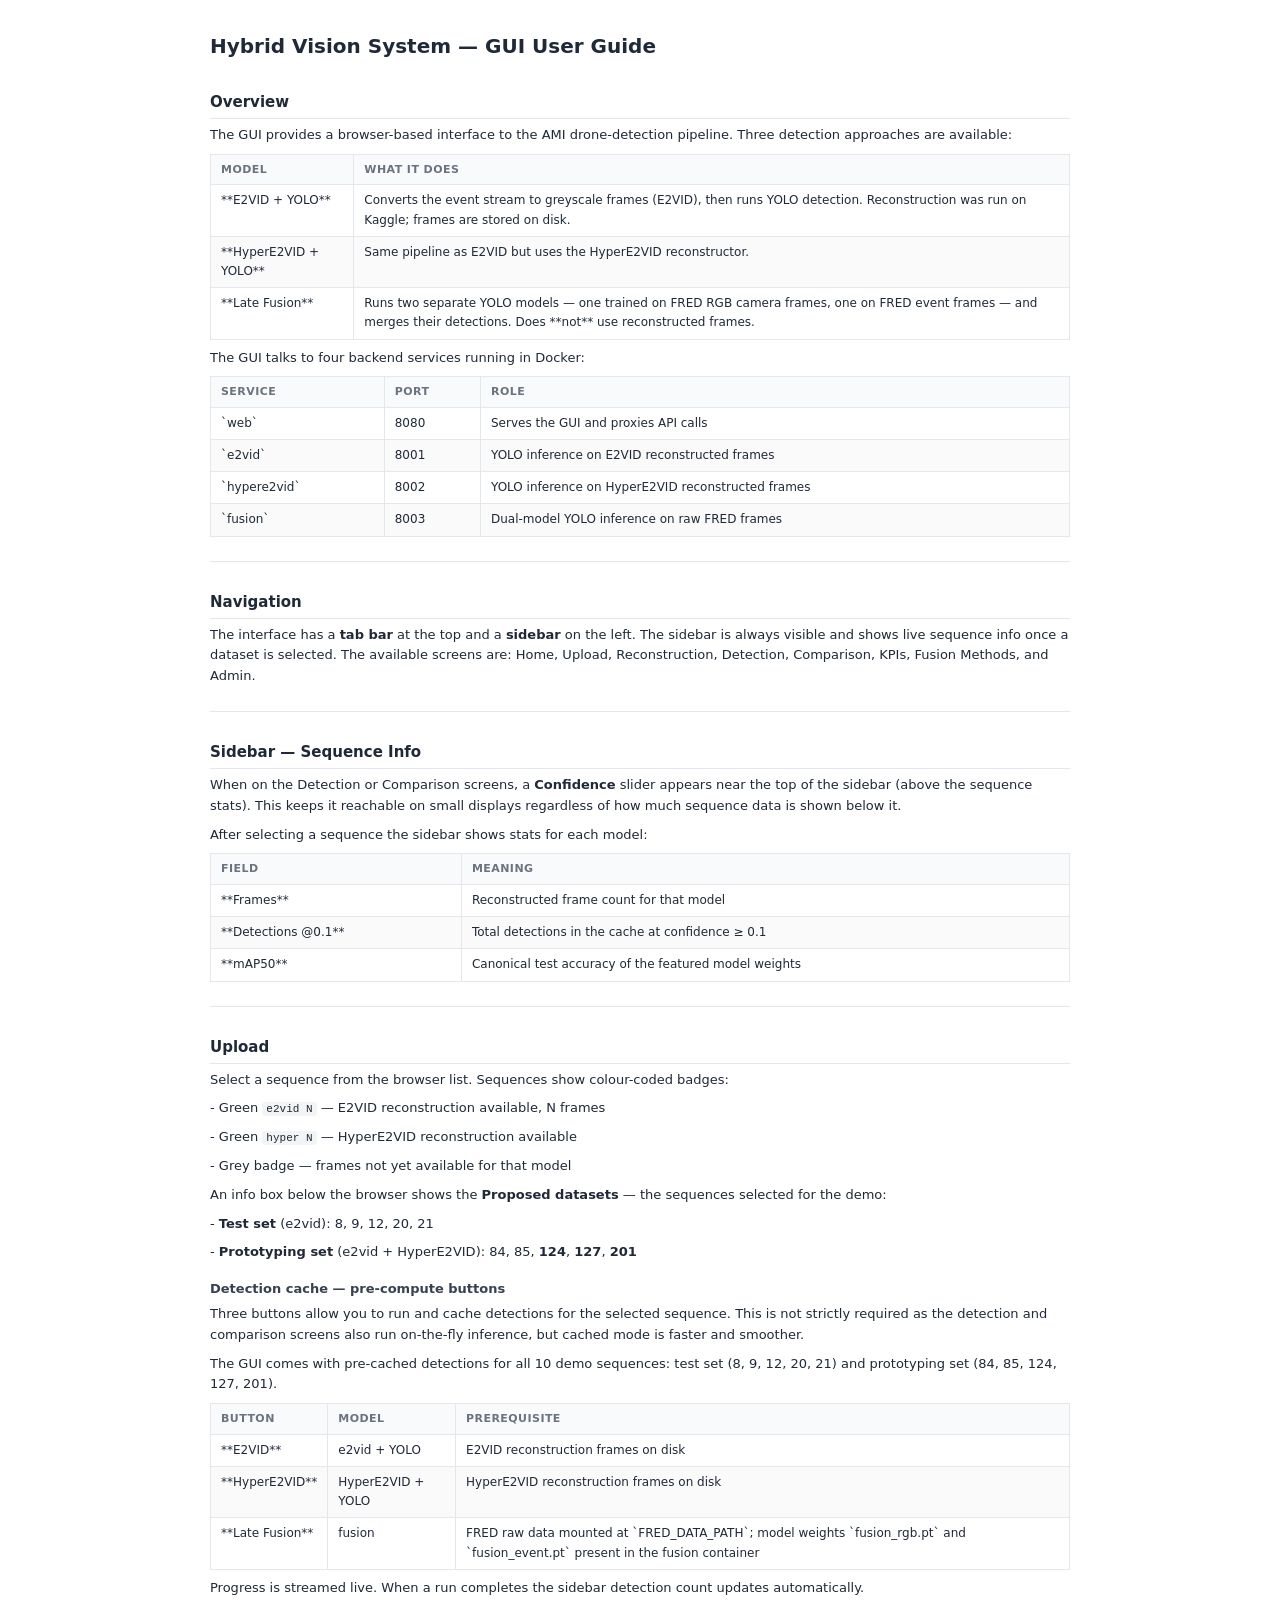
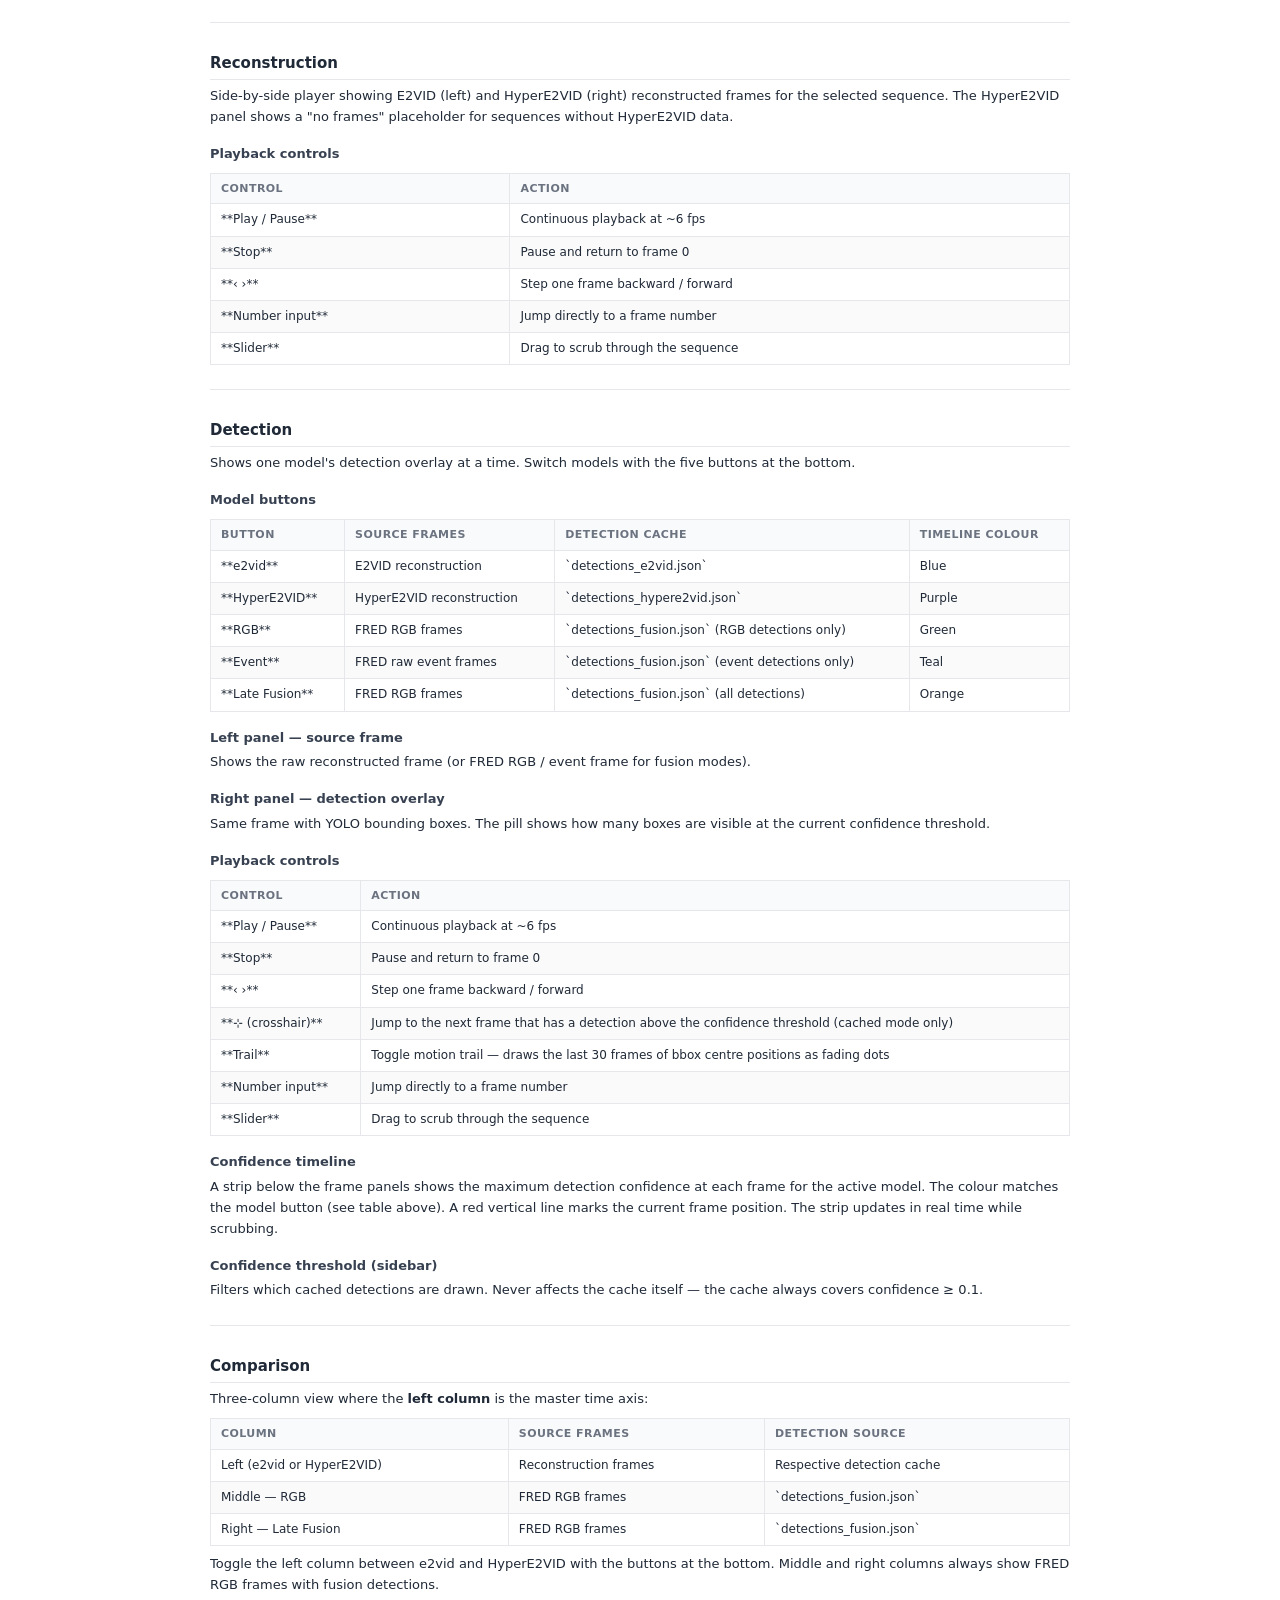
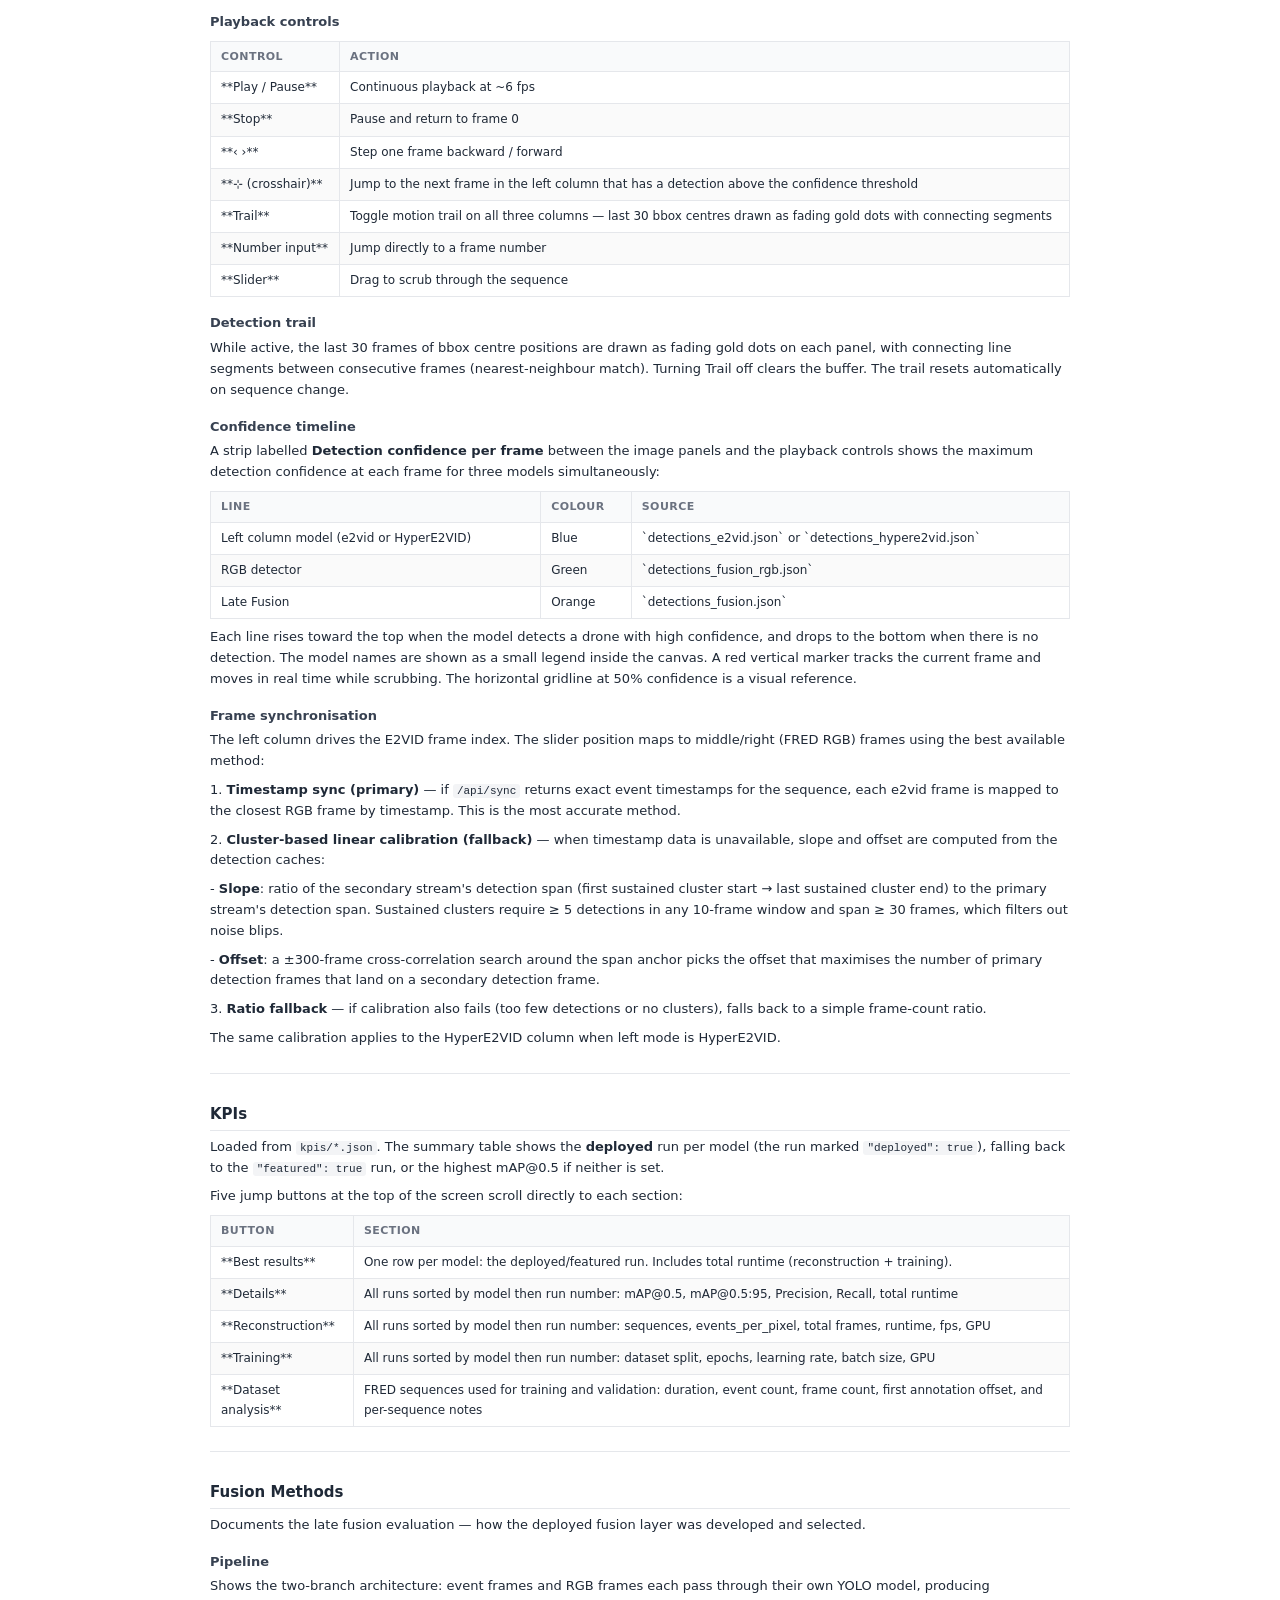
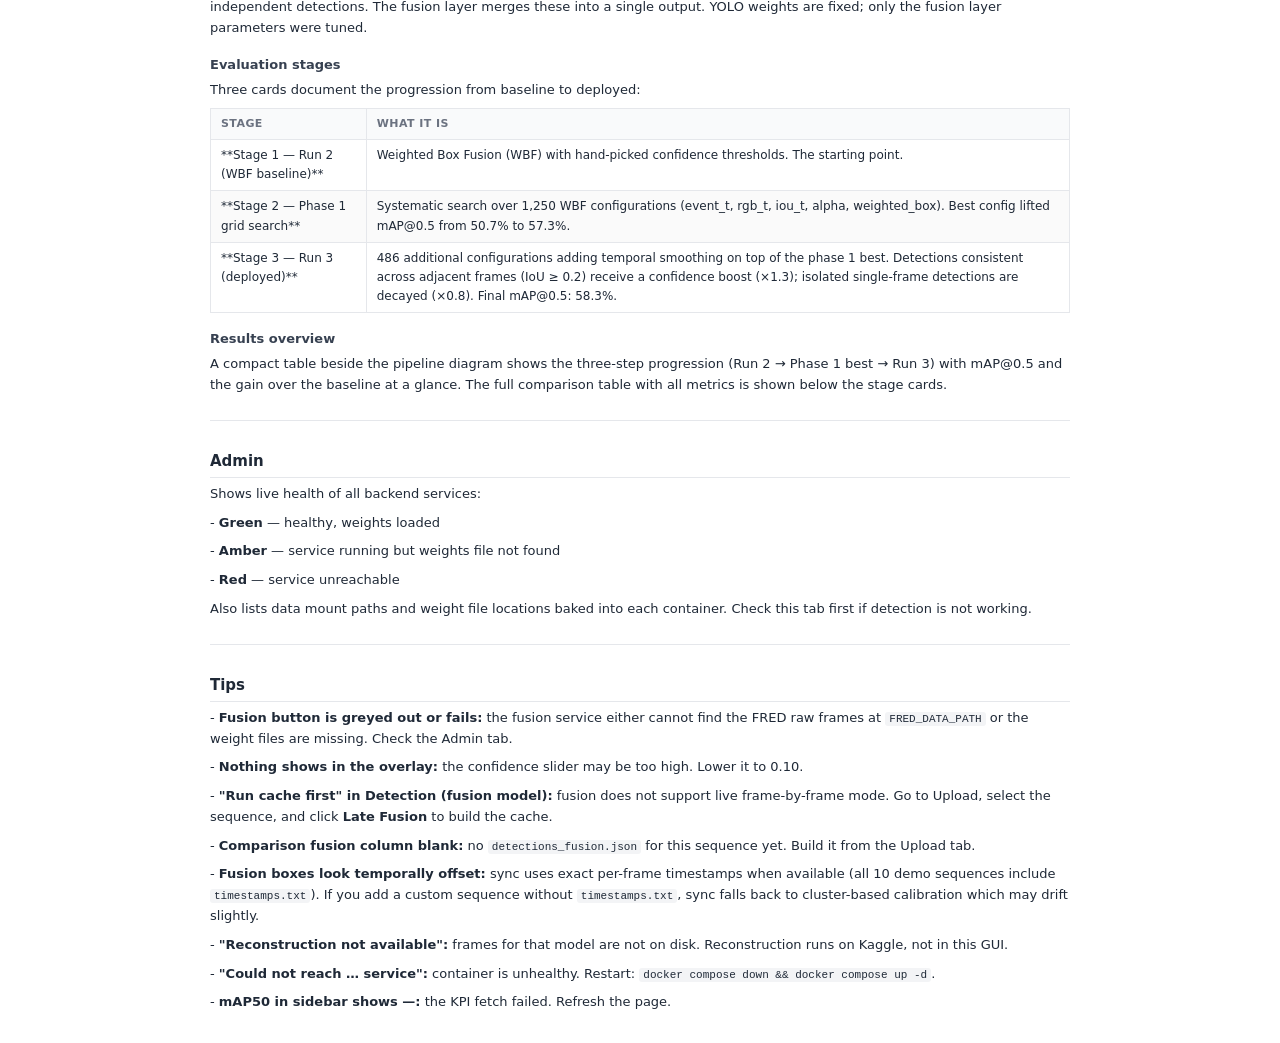
<file: services/web/static/gui_user_guide.html>
<!DOCTYPE html>
<html lang="en"><head><meta charset="UTF-8">
<title>GUI User Guide — AMI Hybrid Vision System</title>
<style>
body{font-family:system-ui,-apple-system,sans-serif;font-size:13px;max-width:860px;margin:30px auto;padding:0 20px;color:#1f2937;line-height:1.6}
h1{font-size:20px;font-weight:700;margin:0 0 4px}h2{font-size:15px;font-weight:700;margin:28px 0 6px;padding-bottom:4px;border-bottom:1px solid #e5e7eb}h3{font-size:13px;font-weight:600;margin:16px 0 4px;color:#374151}
p{margin:4px 0 8px}hr{border:none;border-top:1px solid #e5e7eb;margin:24px 0}
.tbl-wrap{overflow-x:auto;margin:8px 0}table{border-collapse:collapse;width:100%;font-size:12px}th{background:#f9fafb;text-align:left;padding:6px 10px;border:1px solid #e5e7eb;font-weight:600;color:#6b7280;font-size:11px;text-transform:uppercase;letter-spacing:.04em}td{padding:6px 10px;border:1px solid #e5e7eb;vertical-align:top}tr:nth-child(even){background:#fafafa}
code{background:#f3f4f6;padding:1px 4px;border-radius:3px;font-size:11px;font-family:monospace}pre{background:#f3f4f6;padding:12px;border-radius:5px;overflow-x:auto}pre code{background:none;padding:0}
strong{font-weight:600}
</style></head><body>
<h1>Hybrid Vision System — GUI User Guide</h1>

<h2>Overview</h2>

<p>The GUI provides a browser-based interface to the AMI drone-detection pipeline. Three detection approaches are available:</p>

<div class="tbl-wrap"><table>
<thead><tr><th>Model</th><th>What it does</th></tr></thead><tbody>
<tr><td>**E2VID + YOLO**</td><td>Converts the event stream to greyscale frames (E2VID), then runs YOLO detection. Reconstruction was run on Kaggle; frames are stored on disk.</td></tr>
<tr><td>**HyperE2VID + YOLO**</td><td>Same pipeline as E2VID but uses the HyperE2VID reconstructor.</td></tr>
<tr><td>**Late Fusion**</td><td>Runs two separate YOLO models — one trained on FRED RGB camera frames, one on FRED event frames — and merges their detections. Does **not** use reconstructed frames.</td></tr>
</tbody></table></div>

<p>The GUI talks to four backend services running in Docker:</p>

<div class="tbl-wrap"><table>
<thead><tr><th>Service</th><th>Port</th><th>Role</th></tr></thead><tbody>
<tr><td>`web`</td><td>8080</td><td>Serves the GUI and proxies API calls</td></tr>
<tr><td>`e2vid`</td><td>8001</td><td>YOLO inference on E2VID reconstructed frames</td></tr>
<tr><td>`hypere2vid`</td><td>8002</td><td>YOLO inference on HyperE2VID reconstructed frames</td></tr>
<tr><td>`fusion`</td><td>8003</td><td>Dual-model YOLO inference on raw FRED frames</td></tr>
</tbody></table></div>

<hr>

<h2>Navigation</h2>

<p>The interface has a <strong>tab bar</strong> at the top and a <strong>sidebar</strong> on the left. The sidebar is always visible and shows live sequence info once a dataset is selected. The available screens are: Home, Upload, Reconstruction, Detection, Comparison, KPIs, Fusion Methods, and Admin.</p>

<hr>

<h2>Sidebar — Sequence Info</h2>

<p>When on the Detection or Comparison screens, a <strong>Confidence</strong> slider appears near the top of the sidebar (above the sequence stats). This keeps it reachable on small displays regardless of how much sequence data is shown below it.</p>

<p>After selecting a sequence the sidebar shows stats for each model:</p>

<div class="tbl-wrap"><table>
<thead><tr><th>Field</th><th>Meaning</th></tr></thead><tbody>
<tr><td>**Frames**</td><td>Reconstructed frame count for that model</td></tr>
<tr><td>**Detections @0.1**</td><td>Total detections in the cache at confidence ≥ 0.1</td></tr>
<tr><td>**mAP50**</td><td>Canonical test accuracy of the featured model weights</td></tr>
</tbody></table></div>

<hr>

<h2>Upload</h2>

<p>Select a sequence from the browser list. Sequences show colour-coded badges:</p>
<p>- Green <code>e2vid N</code> — E2VID reconstruction available, N frames</p>
<p>- Green <code>hyper N</code> — HyperE2VID reconstruction available</p>
<p>- Grey badge — frames not yet available for that model</p>

<p>An info box below the browser shows the <strong>Proposed datasets</strong> — the sequences selected for the demo:</p>
<p>- <strong>Test set</strong> (e2vid): 8, 9, 12, 20, 21</p>
<p>- <strong>Prototyping set</strong> (e2vid + HyperE2VID): 84, 85, <strong>124</strong>, <strong>127</strong>, <strong>201</strong></p>

<h3>Detection cache — pre-compute buttons</h3>

<p>Three buttons allow you to run and cache detections for the selected sequence. This is not strictly required as the detection and comparison screens also run on-the-fly inference, but cached mode is faster and smoother.</p>
<p>The GUI comes with pre-cached detections for all 10 demo sequences: test set (8, 9, 12, 20, 21) and prototyping set (84, 85, 124, 127, 201).</p>

<div class="tbl-wrap"><table>
<thead><tr><th>Button</th><th>Model</th><th>Prerequisite</th></tr></thead><tbody>
<tr><td>**E2VID**</td><td>e2vid + YOLO</td><td>E2VID reconstruction frames on disk</td></tr>
<tr><td>**HyperE2VID**</td><td>HyperE2VID + YOLO</td><td>HyperE2VID reconstruction frames on disk</td></tr>
<tr><td>**Late Fusion**</td><td>fusion</td><td>FRED raw data mounted at `FRED_DATA_PATH`; model weights `fusion_rgb.pt` and `fusion_event.pt` present in the fusion container</td></tr>
</tbody></table></div>

<p>Progress is streamed live. When a run completes the sidebar detection count updates automatically.</p>

<hr>

<h2>Reconstruction</h2>

<p>Side-by-side player showing E2VID (left) and HyperE2VID (right) reconstructed frames for the selected sequence. The HyperE2VID panel shows a "no frames" placeholder for sequences without HyperE2VID data.</p>

<h3>Playback controls</h3>

<div class="tbl-wrap"><table>
<thead><tr><th>Control</th><th>Action</th></tr></thead><tbody>
<tr><td>**Play / Pause**</td><td>Continuous playback at ~6 fps</td></tr>
<tr><td>**Stop**</td><td>Pause and return to frame 0</td></tr>
<tr><td>**‹ ›**</td><td>Step one frame backward / forward</td></tr>
<tr><td>**Number input**</td><td>Jump directly to a frame number</td></tr>
<tr><td>**Slider**</td><td>Drag to scrub through the sequence</td></tr>
</tbody></table></div>

<hr>

<h2>Detection</h2>

<p>Shows one model's detection overlay at a time. Switch models with the five buttons at the bottom.</p>

<h3>Model buttons</h3>

<div class="tbl-wrap"><table>
<thead><tr><th>Button</th><th>Source frames</th><th>Detection cache</th><th>Timeline colour</th></tr></thead><tbody>
<tr><td>**e2vid**</td><td>E2VID reconstruction</td><td>`detections_e2vid.json`</td><td>Blue</td></tr>
<tr><td>**HyperE2VID**</td><td>HyperE2VID reconstruction</td><td>`detections_hypere2vid.json`</td><td>Purple</td></tr>
<tr><td>**RGB**</td><td>FRED RGB frames</td><td>`detections_fusion.json` (RGB detections only)</td><td>Green</td></tr>
<tr><td>**Event**</td><td>FRED raw event frames</td><td>`detections_fusion.json` (event detections only)</td><td>Teal</td></tr>
<tr><td>**Late Fusion**</td><td>FRED RGB frames</td><td>`detections_fusion.json` (all detections)</td><td>Orange</td></tr>
</tbody></table></div>

<h3>Left panel — source frame</h3>

<p>Shows the raw reconstructed frame (or FRED RGB / event frame for fusion modes).</p>

<h3>Right panel — detection overlay</h3>

<p>Same frame with YOLO bounding boxes. The pill shows how many boxes are visible at the current confidence threshold.</p>

<h3>Playback controls</h3>

<div class="tbl-wrap"><table>
<thead><tr><th>Control</th><th>Action</th></tr></thead><tbody>
<tr><td>**Play / Pause**</td><td>Continuous playback at ~6 fps</td></tr>
<tr><td>**Stop**</td><td>Pause and return to frame 0</td></tr>
<tr><td>**‹ ›**</td><td>Step one frame backward / forward</td></tr>
<tr><td>**⊹ (crosshair)**</td><td>Jump to the next frame that has a detection above the confidence threshold (cached mode only)</td></tr>
<tr><td>**Trail**</td><td>Toggle motion trail — draws the last 30 frames of bbox centre positions as fading dots</td></tr>
<tr><td>**Number input**</td><td>Jump directly to a frame number</td></tr>
<tr><td>**Slider**</td><td>Drag to scrub through the sequence</td></tr>
</tbody></table></div>

<h3>Confidence timeline</h3>

<p>A strip below the frame panels shows the maximum detection confidence at each frame for the active model. The colour matches the model button (see table above). A red vertical line marks the current frame position. The strip updates in real time while scrubbing.</p>

<h3>Confidence threshold (sidebar)</h3>

<p>Filters which cached detections are drawn. Never affects the cache itself — the cache always covers confidence ≥ 0.1.</p>

<hr>

<h2>Comparison</h2>

<p>Three-column view where the <strong>left column</strong> is the master time axis:</p>

<div class="tbl-wrap"><table>
<thead><tr><th>Column</th><th>Source frames</th><th>Detection source</th></tr></thead><tbody>
<tr><td>Left (e2vid or HyperE2VID)</td><td>Reconstruction frames</td><td>Respective detection cache</td></tr>
<tr><td>Middle — RGB</td><td>FRED RGB frames</td><td>`detections_fusion.json`</td></tr>
<tr><td>Right — Late Fusion</td><td>FRED RGB frames</td><td>`detections_fusion.json`</td></tr>
</tbody></table></div>

<p>Toggle the left column between e2vid and HyperE2VID with the buttons at the bottom. Middle and right columns always show FRED RGB frames with fusion detections.</p>

<h3>Playback controls</h3>

<div class="tbl-wrap"><table>
<thead><tr><th>Control</th><th>Action</th></tr></thead><tbody>
<tr><td>**Play / Pause**</td><td>Continuous playback at ~6 fps</td></tr>
<tr><td>**Stop**</td><td>Pause and return to frame 0</td></tr>
<tr><td>**‹ ›**</td><td>Step one frame backward / forward</td></tr>
<tr><td>**⊹ (crosshair)**</td><td>Jump to the next frame in the left column that has a detection above the confidence threshold</td></tr>
<tr><td>**Trail**</td><td>Toggle motion trail on all three columns — last 30 bbox centres drawn as fading gold dots with connecting segments</td></tr>
<tr><td>**Number input**</td><td>Jump directly to a frame number</td></tr>
<tr><td>**Slider**</td><td>Drag to scrub through the sequence</td></tr>
</tbody></table></div>

<h3>Detection trail</h3>

<p>While active, the last 30 frames of bbox centre positions are drawn as fading gold dots on each panel, with connecting line segments between consecutive frames (nearest-neighbour match). Turning Trail off clears the buffer. The trail resets automatically on sequence change.</p>

<h3>Confidence timeline</h3>

<p>A strip labelled <strong>Detection confidence per frame</strong> between the image panels and the playback controls shows the maximum detection confidence at each frame for three models simultaneously:</p>

<div class="tbl-wrap"><table>
<thead><tr><th>Line</th><th>Colour</th><th>Source</th></tr></thead><tbody>
<tr><td>Left column model (e2vid or HyperE2VID)</td><td>Blue</td><td>`detections_e2vid.json` or `detections_hypere2vid.json`</td></tr>
<tr><td>RGB detector</td><td>Green</td><td>`detections_fusion_rgb.json`</td></tr>
<tr><td>Late Fusion</td><td>Orange</td><td>`detections_fusion.json`</td></tr>
</tbody></table></div>

<p>Each line rises toward the top when the model detects a drone with high confidence, and drops to the bottom when there is no detection. The model names are shown as a small legend inside the canvas. A red vertical marker tracks the current frame and moves in real time while scrubbing. The horizontal gridline at 50% confidence is a visual reference.</p>

<h3>Frame synchronisation</h3>

<p>The left column drives the E2VID frame index. The slider position maps to middle/right (FRED RGB) frames using the best available method:</p>

<p>1. <strong>Timestamp sync (primary)</strong> — if <code>/api/sync</code> returns exact event timestamps for the sequence, each e2vid frame is mapped to the closest RGB frame by timestamp. This is the most accurate method.</p>
<p>2. <strong>Cluster-based linear calibration (fallback)</strong> — when timestamp data is unavailable, slope and offset are computed from the detection caches:</p>
<p>   - <strong>Slope</strong>: ratio of the secondary stream's detection span (first sustained cluster start → last sustained cluster end) to the primary stream's detection span. Sustained clusters require ≥ 5 detections in any 10-frame window and span ≥ 30 frames, which filters out noise blips.</p>
<p>   - <strong>Offset</strong>: a ±300-frame cross-correlation search around the span anchor picks the offset that maximises the number of primary detection frames that land on a secondary detection frame.</p>
<p>3. <strong>Ratio fallback</strong> — if calibration also fails (too few detections or no clusters), falls back to a simple frame-count ratio.</p>

<p>The same calibration applies to the HyperE2VID column when left mode is HyperE2VID.</p>

<hr>

<h2>KPIs</h2>

<p>Loaded from <code>kpis/*.json</code>. The summary table shows the <strong>deployed</strong> run per model (the run marked <code>"deployed": true</code>), falling back to the <code>"featured": true</code> run, or the highest mAP@0.5 if neither is set.</p>

<p>Five jump buttons at the top of the screen scroll directly to each section:</p>

<div class="tbl-wrap"><table>
<thead><tr><th>Button</th><th>Section</th></tr></thead><tbody>
<tr><td>**Best results**</td><td>One row per model: the deployed/featured run. Includes total runtime (reconstruction + training).</td></tr>
<tr><td>**Details**</td><td>All runs sorted by model then run number: mAP@0.5, mAP@0.5:95, Precision, Recall, total runtime</td></tr>
<tr><td>**Reconstruction**</td><td>All runs sorted by model then run number: sequences, events_per_pixel, total frames, runtime, fps, GPU</td></tr>
<tr><td>**Training**</td><td>All runs sorted by model then run number: dataset split, epochs, learning rate, batch size, GPU</td></tr>
<tr><td>**Dataset analysis**</td><td>FRED sequences used for training and validation: duration, event count, frame count, first annotation offset, and per-sequence notes</td></tr>
</tbody></table></div>

<hr>

<h2>Fusion Methods</h2>

<p>Documents the late fusion evaluation — how the deployed fusion layer was developed and selected.</p>

<h3>Pipeline</h3>

<p>Shows the two-branch architecture: event frames and RGB frames each pass through their own YOLO model, producing independent detections. The fusion layer merges these into a single output. YOLO weights are fixed; only the fusion layer parameters were tuned.</p>

<h3>Evaluation stages</h3>

<p>Three cards document the progression from baseline to deployed:</p>

<div class="tbl-wrap"><table>
<thead><tr><th>Stage</th><th>What it is</th></tr></thead><tbody>
<tr><td>**Stage 1 — Run 2 (WBF baseline)**</td><td>Weighted Box Fusion (WBF) with hand-picked confidence thresholds. The starting point.</td></tr>
<tr><td>**Stage 2 — Phase 1 grid search**</td><td>Systematic search over 1,250 WBF configurations (event_t, rgb_t, iou_t, alpha, weighted_box). Best config lifted mAP@0.5 from 50.7% to 57.3%.</td></tr>
<tr><td>**Stage 3 — Run 3 (deployed)**</td><td>486 additional configurations adding temporal smoothing on top of the phase 1 best. Detections consistent across adjacent frames (IoU ≥ 0.2) receive a confidence boost (×1.3); isolated single-frame detections are decayed (×0.8). Final mAP@0.5: 58.3%.</td></tr>
</tbody></table></div>

<h3>Results overview</h3>

<p>A compact table beside the pipeline diagram shows the three-step progression (Run 2 → Phase 1 best → Run 3) with mAP@0.5 and the gain over the baseline at a glance. The full comparison table with all metrics is shown below the stage cards.</p>

<hr>

<h2>Admin</h2>

<p>Shows live health of all backend services:</p>
<p>- <strong>Green</strong> — healthy, weights loaded</p>
<p>- <strong>Amber</strong> — service running but weights file not found</p>
<p>- <strong>Red</strong> — service unreachable</p>

<p>Also lists data mount paths and weight file locations baked into each container. Check this tab first if detection is not working.</p>

<hr>

<h2>Tips</h2>

<p>- <strong>Fusion button is greyed out or fails:</strong> the fusion service either cannot find the FRED raw frames at <code>FRED_DATA_PATH</code> or the weight files are missing. Check the Admin tab.</p>
<p>- <strong>Nothing shows in the overlay:</strong> the confidence slider may be too high. Lower it to 0.10.</p>
<p>- <strong>"Run cache first" in Detection (fusion model):</strong> fusion does not support live frame-by-frame mode. Go to Upload, select the sequence, and click <strong>Late Fusion</strong> to build the cache.</p>
<p>- <strong>Comparison fusion column blank:</strong> no <code>detections_fusion.json</code> for this sequence yet. Build it from the Upload tab.</p>
<p>- <strong>Fusion boxes look temporally offset:</strong> sync uses exact per-frame timestamps when available (all 10 demo sequences include <code>timestamps.txt</code>). If you add a custom sequence without <code>timestamps.txt</code>, sync falls back to cluster-based calibration which may drift slightly.</p>
<p>- <strong>"Reconstruction not available":</strong> frames for that model are not on disk. Reconstruction runs on Kaggle, not in this GUI.</p>
<p>- <strong>"Could not reach … service":</strong> container is unhealthy. Restart: <code>docker compose down && docker compose up -d</code>.</p>
<p>- <strong>mAP50 in sidebar shows —:</strong> the KPI fetch failed. Refresh the page.</p>

</body></html>
</file>
